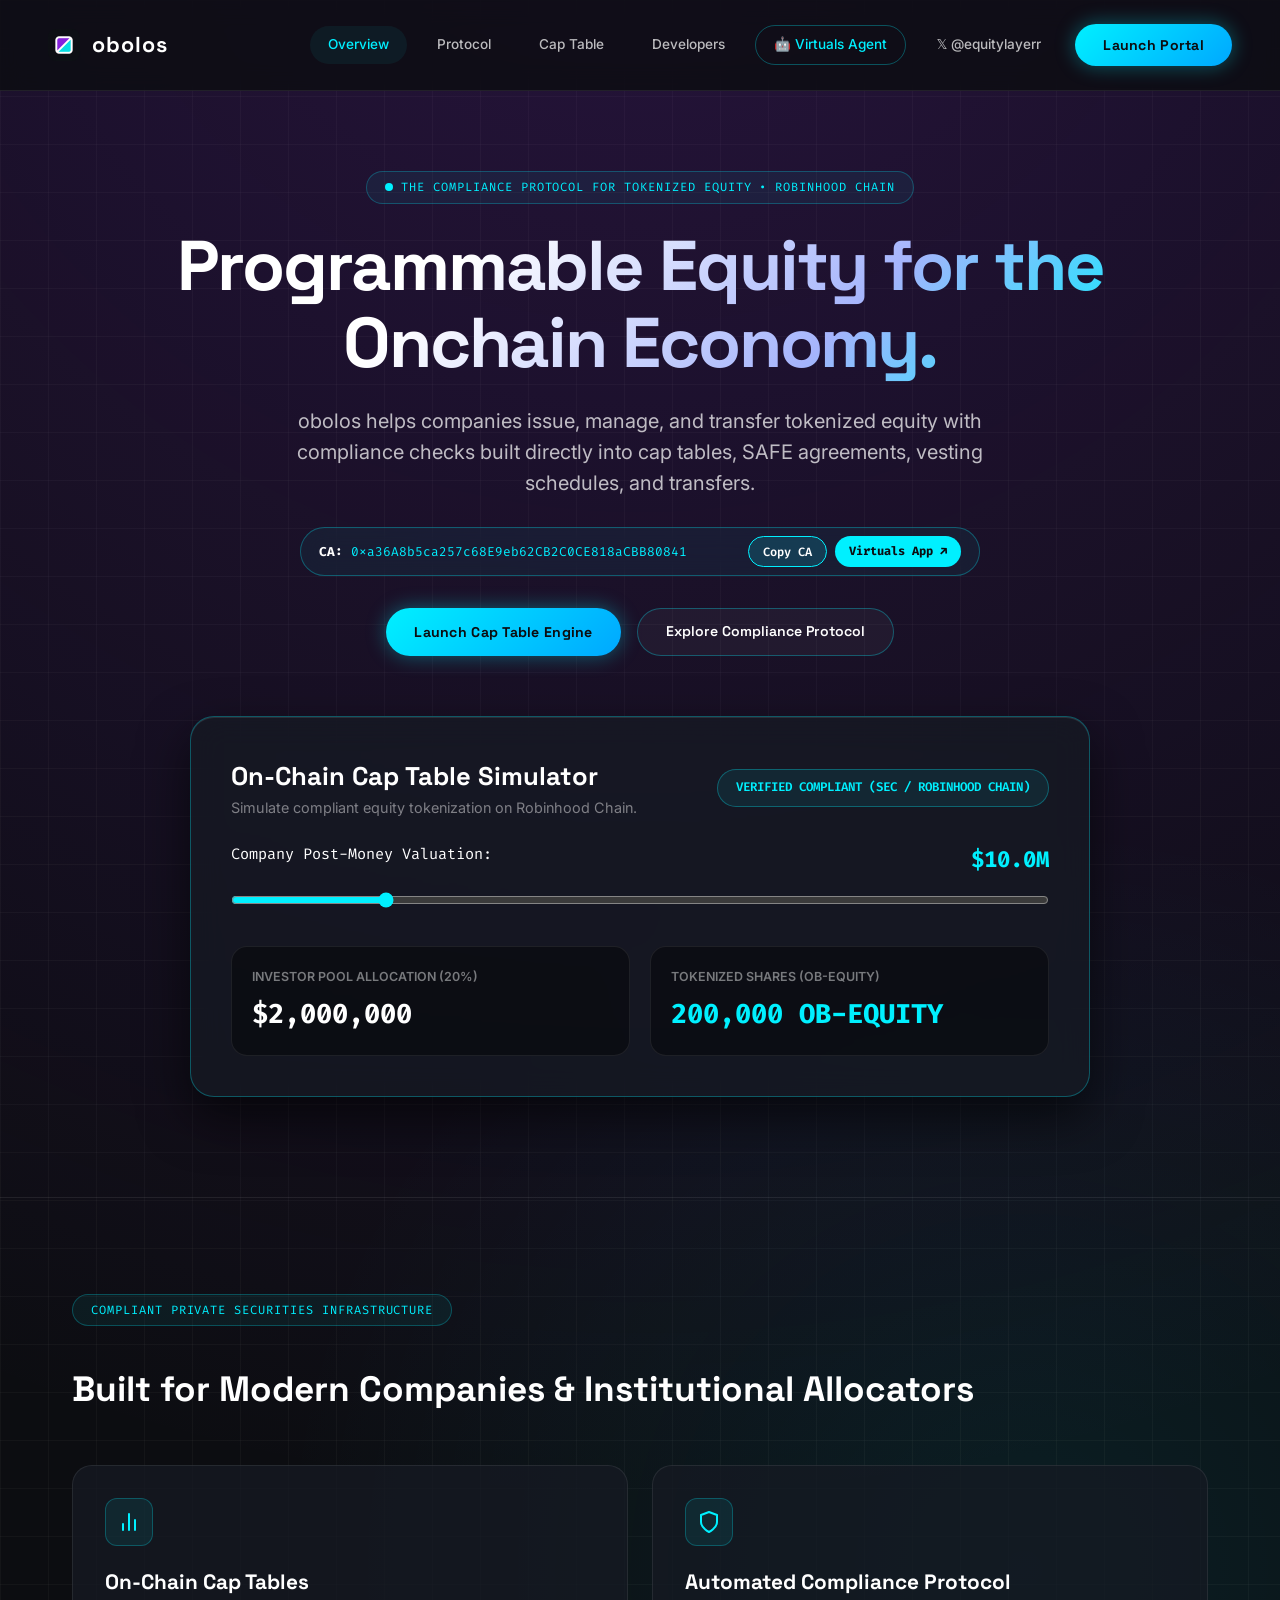
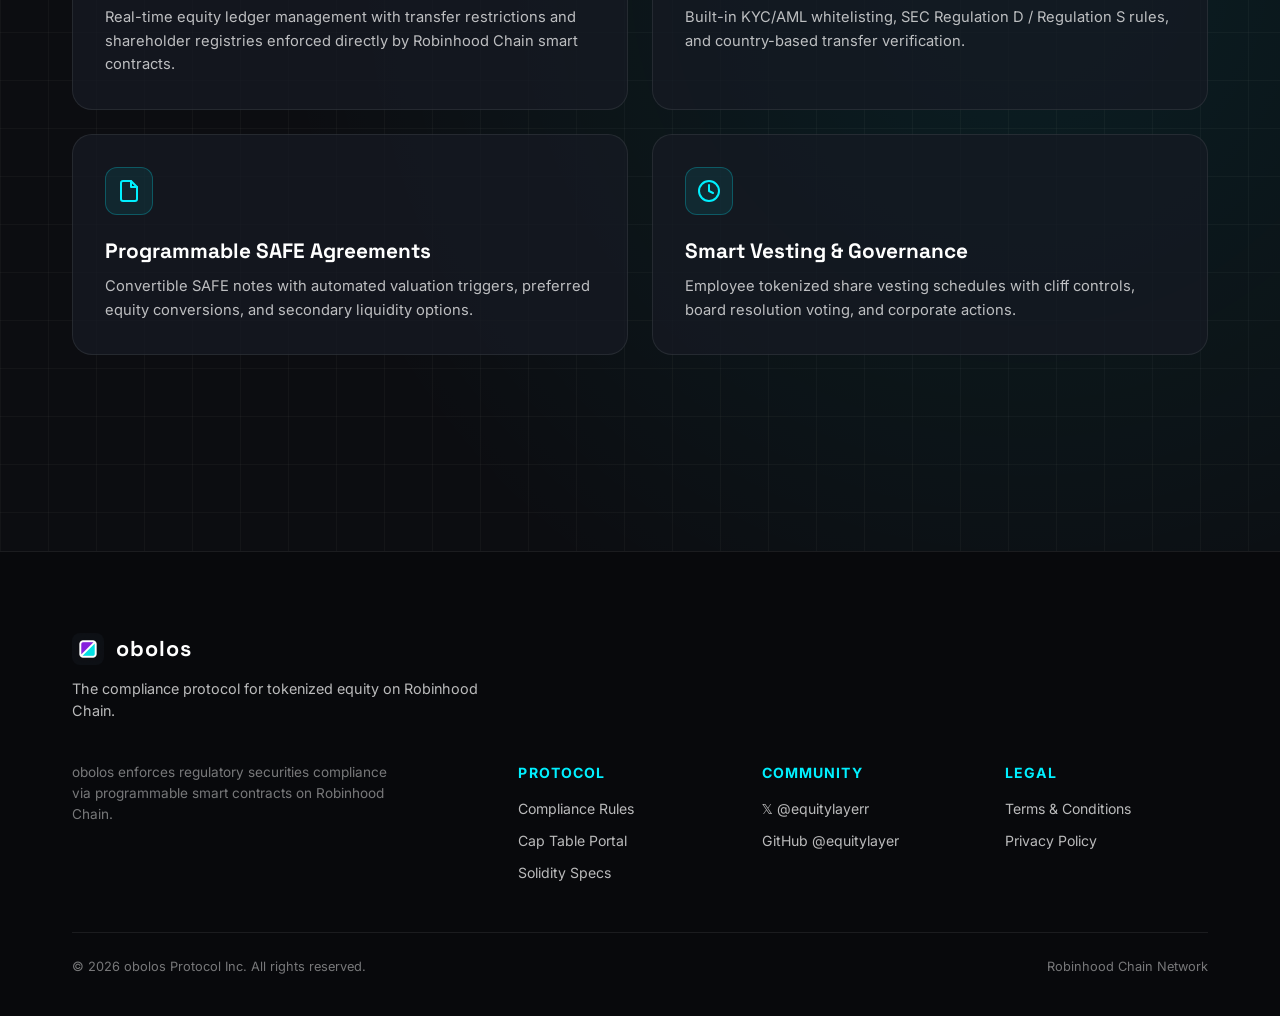
<file: index.html>
<!DOCTYPE html>
<html lang="en">
<head>
  <meta charset="utf-8" />
  <meta name="viewport" content="width=device-width, initial-scale=1" />
  <meta name="virtual-protocol-site-verification" content="43c3d40b78d0ef4c9509d71a0b428633" />
  <title>obolos | The Compliance Protocol for Tokenized Equity</title>
  <meta name="description" content="obolos helps companies issue, manage, and transfer tokenized equity with compliance checks built into cap tables, SAFE agreements, vesting, and transfers on Robinhood Chain." />
  <meta name="theme-color" content="#0c0d11" />
  <link rel="stylesheet" href="styles.css" />
  <link rel="icon" type="image/png" href="favicon.png" />
  <link rel="icon" type="image/svg+xml" href="favicon.svg" />
  <link rel="apple-touch-icon" href="apple-touch-icon.png" />
  <meta property="og:title" content="obolos | The Compliance Protocol for Tokenized Equity" />
  <meta property="og:description" content="Programmable Equity for the Onchain Economy on Robinhood Chain." />
</head>
<body>

  <!-- Top Navigation Bar -->
  <header class="navbar-obolos">
    <a href="index.html" class="brand-logo-obolos">
      <img src="logo.png" alt="obolos logo" style="width: 32px; height: 32px; border-radius: 8px; object-fit: cover;">
      obolos
    </a>

    <div class="desktop-nav-links" style="display: flex; align-items: center; gap: 16px;">
      <nav class="nav-links-obolos">
        <a href="index.html" class="nav-link-obolos active">Overview</a>
        <a href="protocol.html" class="nav-link-obolos">Protocol</a>
        <a href="cap-table.html" class="nav-link-obolos">Cap Table</a>
        <a href="developers.html" class="nav-link-obolos">Developers</a>
        <a href="https://app.virtuals.io/virtuals/125833" target="_blank" class="nav-link-obolos" style="color: var(--neon-cyan); border: 1px solid rgba(0, 240, 255, 0.3);">🤖 Virtuals Agent</a>
        <a href="https://x.com/equitylayerr" target="_blank" class="nav-link-obolos">𝕏 @equitylayerr</a>
      </nav>

      <button class="btn-obolos-cyan" onclick="launchComplianceModal()">Launch Portal</button>
    </div>

    <!-- Mobile Hamburger Button -->
    <button class="btn-hamburger-obolos" onclick="toggleMobileMenuObolos()" aria-label="Open menu">
      <div>
        <span></span>
        <span></span>
        <span></span>
      </div>
    </button>
  </header>

  <!-- Mobile Menu Drawer -->
  <div id="mobileMenuDrawerObolos" class="mobile-menu-drawer-obolos">
    <div style="display: flex; justify-content: space-between; align-items: center;">
      <a href="index.html" class="brand-logo-obolos" onclick="toggleMobileMenuObolos()">
        <img src="logo.png" alt="obolos logo" style="width: 32px; height: 32px; border-radius: 8px; object-fit: cover;">
        obolos
      </a>
      <button style="background: transparent; border: none; font-size: 2rem; color: var(--neon-cyan);" onclick="toggleMobileMenuObolos()">&times;</button>
    </div>

    <div style="display: flex; flex-direction: column; gap: 24px; font-family: var(--font-display); font-size: 1.2rem; font-weight: 600; margin-top: 40px;">
      <a href="index.html" style="color: var(--neon-cyan);" onclick="toggleMobileMenuObolos()">Overview</a>
      <a href="protocol.html" style="color: #fff;" onclick="toggleMobileMenuObolos()">Protocol</a>
      <a href="cap-table.html" style="color: #fff;" onclick="toggleMobileMenuObolos()">Cap Table</a>
      <a href="developers.html" style="color: #fff;" onclick="toggleMobileMenuObolos()">Developers</a>
      <a href="https://app.virtuals.io/virtuals/125833" target="_blank" style="color: var(--neon-cyan);" onclick="toggleMobileMenuObolos()">🤖 Virtuals Agent #125833</a>
      <a href="https://x.com/equitylayerr" target="_blank" style="color: var(--neon-cyan);" onclick="toggleMobileMenuObolos()">𝕏 @equitylayerr</a>
    </div>

    <div style="margin-top: auto;">
      <button class="btn-obolos-cyan" style="width: 100%;" onclick="toggleMobileMenuObolos(); launchComplianceModal();">Launch Portal</button>
    </div>
  </div>

  <!-- INTERACTIVE PORTAL MODAL -->
  <div id="obolosPortalModal" style="position: fixed; inset: 0; z-index: 2000; background: rgba(12, 13, 17, 0.9); backdrop-filter: blur(12px); display: none; align-items: center; justify-content: center;">
    <div style="background: var(--bg-card); border: 1px solid var(--stroke-glow); border-radius: 24px; padding: 36px; width: 100%; max-width: 480px; box-shadow: 0 20px 50px rgba(0, 240, 255, 0.2);">
      <div style="display: flex; justify-content: space-between; align-items: center; margin-bottom: 20px;">
        <h3 style="font-family: var(--font-display); font-size: 1.4rem; font-weight: 700; color: var(--neon-cyan);">Robinhood Equity Portal</h3>
        <button style="background: transparent; border: none; font-size: 1.6rem; color: var(--text-subtle);" onclick="closePortalModal()">&times;</button>
      </div>

      <p style="font-size: 0.88rem; color: var(--text-muted); margin-bottom: 24px;">Issue, manage, and verify compliance for tokenized equity on Robinhood Chain.</p>

      <div style="display: flex; flex-direction: column; gap: 12px;">
        <a href="https://app.virtuals.io/virtuals/125833" target="_blank" class="btn-obolos-cyan" style="width: 100%; text-align: center;">🤖 Launch Virtuals Agent #125833</a>
        <a href="cap-table.html" class="btn-obolos-outline" style="width: 100%; text-align: center;">📊 Open Cap Table Ledger</a>
        <a href="protocol.html" class="btn-obolos-outline" style="width: 100%; text-align: center;">🛡️ Verify Compliance Rules</a>
        <a href="developers.html" class="btn-obolos-outline" style="width: 100%; text-align: center;">⚡ Developer Solidity Specs</a>
      </div>
    </div>
  </div>

  <!-- HERO SECTION -->
  <section class="hero-obolos">
    <div class="wrap-container" style="position: relative; z-index: 10;">
      <div class="eyebrow-tag-obolos">
        <span style="width: 8px; height: 8px; border-radius: 50%; background: var(--neon-cyan);"></span>
        THE COMPLIANCE PROTOCOL FOR TOKENIZED EQUITY • ROBINHOOD CHAIN
      </div>

      <h1 class="hero-h1-obolos">Programmable Equity for the Onchain Economy.</h1>

      <p style="margin: 24px auto 0; max-width: 720px; font-size: 1.25rem; color: var(--text-muted); line-height: 1.55;">
        obolos helps companies issue, manage, and transfer tokenized equity with compliance checks built directly into cap tables, SAFE agreements, vesting schedules, and transfers.
      </p>

      <!-- CONTRACT ADDRESS (CA) COPY WIDGET -->
      <div style="margin: 28px auto 0; max-width: 680px; background: rgba(0, 240, 255, 0.05); border: 1px solid var(--stroke-glow); border-radius: 9999px; padding: 8px 18px; display: flex; align-items: center; justify-content: space-between; gap: 12px; backdrop-filter: blur(12px);">
        <div style="display: flex; align-items: center; gap: 8px; font-family: var(--font-mono); font-size: 0.8rem; color: var(--neon-cyan); overflow: hidden;">
          <span style="font-weight: 700; color: #fff; text-transform: uppercase;">CA:</span>
          <span id="obolosCaAddress" style="white-space: nowrap; overflow: hidden; text-overflow: ellipsis;">0xa36A8b5ca257c68E9eb62CB2C0CE818aCBB80841</span>
        </div>
        <div style="display: flex; gap: 8px; flex-shrink: 0;">
          <button onclick="copyCaAddress()" style="background: rgba(0, 240, 255, 0.15); border: 1px solid var(--neon-cyan); color: #fff; padding: 6px 14px; border-radius: 9999px; font-family: var(--font-mono); font-size: 0.75rem; font-weight: 600; cursor: pointer; white-space: nowrap;">Copy CA</button>
          <a href="https://app.virtuals.io/virtuals/125833" target="_blank" style="background: var(--neon-cyan); color: #0c0d11; padding: 6px 14px; border-radius: 9999px; font-family: var(--font-mono); font-size: 0.75rem; font-weight: 700; text-decoration: none; white-space: nowrap;">Virtuals App ↗</a>
        </div>
      </div>

      <div style="margin-top: 32px; display: flex; justify-content: center; gap: 16px; flex-wrap: wrap;">
        <button class="btn-obolos-cyan" onclick="launchComplianceModal()">Launch Cap Table Engine</button>
        <a href="protocol.html" class="btn-obolos-outline">Explore Compliance Protocol</a>
      </div>

      <!-- INTERACTIVE CAP TABLE ENGINE WIDGET -->
      <div class="captable-card-obolos">
        <div style="display: flex; justify-content: space-between; align-items: center; margin-bottom: 24px; flex-wrap: wrap; gap: 16px;">
          <div>
            <h3 style="font-family: var(--font-display); font-size: 1.6rem; font-weight: 700;">On-Chain Cap Table Simulator</h3>
            <p style="color: var(--text-subtle); font-size: 0.9rem;">Simulate compliant equity tokenization on Robinhood Chain.</p>
          </div>

          <div id="complianceStatusBadge" style="background: rgba(0, 240, 255, 0.08); border: 1px solid rgba(0, 240, 255, 0.3); padding: 8px 18px; border-radius: 9999px; font-family: var(--font-mono); font-size: 0.78rem; color: var(--neon-cyan); font-weight: 600;">
            VERIFIED COMPLIANT (SEC / ROBINHOOD CHAIN)
          </div>
        </div>

        <div style="margin-bottom: 32px;">
          <div style="display: flex; justify-content: space-between; font-family: var(--font-mono); font-size: 0.95rem; margin-bottom: 12px;">
            <span>Company Post-Money Valuation:</span>
            <strong id="valDisplay" style="color: var(--neon-cyan); font-size: 1.4rem;">$10.0M</strong>
          </div>
          <input type="range" id="valSlider" min="1000000" max="50000000" step="1000000" value="10000000" style="width: 100%; accent-color: var(--neon-cyan); cursor: pointer;" />
        </div>

        <div style="display: grid; grid-template-columns: repeat(2, 1fr); gap: 20px;">
          <div style="background: rgba(0,0,0,0.4); border: 1px solid var(--stroke); border-radius: 16px; padding: 20px;">
            <div style="font-size: 0.78rem; color: var(--text-subtle); text-transform: uppercase; font-weight: 600;">Investor Pool Allocation (20%)</div>
            <div id="poolDisplay" style="font-family: var(--font-mono); font-size: 1.7rem; font-weight: 700; color: var(--text-white); margin-top: 6px;">$2,000,000</div>
          </div>

          <div style="background: rgba(0,0,0,0.4); border: 1px solid var(--stroke); border-radius: 16px; padding: 20px;">
            <div style="font-size: 0.78rem; color: var(--text-subtle); text-transform: uppercase; font-weight: 600;">Tokenized Shares (OB-EQUITY)</div>
            <div id="tokenSharesDisplay" style="font-family: var(--font-mono); font-size: 1.7rem; font-weight: 700; color: var(--neon-cyan); margin-top: 6px;">200,000 OB-EQUITY</div>
          </div>
        </div>
      </div>
    </div>
  </section>

  <!-- PROTOCOL FEATURES SECTION -->
  <section style="padding: 96px 0; border-top: 1px solid var(--stroke);">
    <div class="wrap-container">
      <div class="eyebrow-tag-obolos">COMPLIANT PRIVATE SECURITIES INFRASTRUCTURE</div>
      <h2 style="font-family: var(--font-display); font-size: 2.2rem; font-weight: 700; margin-top: 12px;">
        Built for Modern Companies & Institutional Allocators
      </h2>

      <div class="feature-grid-obolos">
        <div class="feature-card-item">
          <div style="width: 48px; height: 48px; border-radius: 12px; background: rgba(0, 240, 255, 0.08); border: 1px solid rgba(0, 240, 255, 0.25); display: flex; align-items: center; justify-content: center; margin-bottom: 20px;">
            <svg width="24" height="24" viewBox="0 0 24 24" fill="none" xmlns="http://www.w3.org/2000/svg">
              <path d="M18 20V10M12 20V4M6 20V14" stroke="#00f0ff" stroke-width="2" stroke-linecap="round" stroke-linejoin="round"/>
            </svg>
          </div>
          <h3 style="font-family: var(--font-display); font-size: 1.3rem; font-weight: 700; margin-bottom: 8px;">On-Chain Cap Tables</h3>
          <p style="color: var(--text-muted); font-size: 0.92rem; line-height: 1.6;">
            Real-time equity ledger management with transfer restrictions and shareholder registries enforced directly by Robinhood Chain smart contracts.
          </p>
        </div>

        <div class="feature-card-item">
          <div style="width: 48px; height: 48px; border-radius: 12px; background: rgba(0, 240, 255, 0.08); border: 1px solid rgba(0, 240, 255, 0.25); display: flex; align-items: center; justify-content: center; margin-bottom: 20px;">
            <svg width="24" height="24" viewBox="0 0 24 24" fill="none" xmlns="http://www.w3.org/2000/svg">
              <path d="M12 22s8-4 8-10V5l-8-3-8 3v7c0 6 8 10 8 10z" stroke="#00f0ff" stroke-width="2" stroke-linecap="round" stroke-linejoin="round"/>
            </svg>
          </div>
          <h3 style="font-family: var(--font-display); font-size: 1.3rem; font-weight: 700; margin-bottom: 8px;">Automated Compliance Protocol</h3>
          <p style="color: var(--text-muted); font-size: 0.92rem; line-height: 1.6;">
            Built-in KYC/AML whitelisting, SEC Regulation D / Regulation S rules, and country-based transfer verification.
          </p>
        </div>

        <div class="feature-card-item">
          <div style="width: 48px; height: 48px; border-radius: 12px; background: rgba(0, 240, 255, 0.08); border: 1px solid rgba(0, 240, 255, 0.25); display: flex; align-items: center; justify-content: center; margin-bottom: 20px;">
            <svg width="24" height="24" viewBox="0 0 24 24" fill="none" xmlns="http://www.w3.org/2000/svg">
              <path d="M14 2H6a2 2 0 0 0-2 2v16a2 2 0 0 0 2 2h12a2 2 0 0 0 2-2V8z" stroke="#00f0ff" stroke-width="2" stroke-linecap="round" stroke-linejoin="round"/>
              <polyline points="14 2 14 8 20 8" stroke="#00f0ff" stroke-width="2" stroke-linecap="round" stroke-linejoin="round"/>
            </svg>
          </div>
          <h3 style="font-family: var(--font-display); font-size: 1.3rem; font-weight: 700; margin-bottom: 8px;">Programmable SAFE Agreements</h3>
          <p style="color: var(--text-muted); font-size: 0.92rem; line-height: 1.6;">
            Convertible SAFE notes with automated valuation triggers, preferred equity conversions, and secondary liquidity options.
          </p>
        </div>

        <div class="feature-card-item">
          <div style="width: 48px; height: 48px; border-radius: 12px; background: rgba(0, 240, 255, 0.08); border: 1px solid rgba(0, 240, 255, 0.25); display: flex; align-items: center; justify-content: center; margin-bottom: 20px;">
            <svg width="24" height="24" viewBox="0 0 24 24" fill="none" xmlns="http://www.w3.org/2000/svg">
              <circle cx="12" cy="12" r="10" stroke="#00f0ff" stroke-width="2"/>
              <polyline points="12 6 12 12 16 14" stroke="#00f0ff" stroke-width="2" stroke-linecap="round" stroke-linejoin="round"/>
            </svg>
          </div>
          <h3 style="font-family: var(--font-display); font-size: 1.3rem; font-weight: 700; margin-bottom: 8px;">Smart Vesting & Governance</h3>
          <p style="color: var(--text-muted); font-size: 0.92rem; line-height: 1.6;">
            Employee tokenized share vesting schedules with cliff controls, board resolution voting, and corporate actions.
          </p>
        </div>
      </div>
    </div>
  </section>

  <!-- FOOTER -->
  <footer class="footer-obolos">
    <div class="wrap-container">
      <div class="brand-logo-obolos" style="margin-bottom: 12px;">
        <img src="logo.png" alt="obolos logo" style="width: 32px; height: 32px; border-radius: 8px; object-fit: cover;">
        obolos
      </div>
      <p style="color: var(--text-muted); max-width: 440px; font-size: 0.9rem;">
        The compliance protocol for tokenized equity on Robinhood Chain.
      </p>

      <div class="footer-nav-grid" style="margin-top: 40px;">
        <div>
          <p style="font-size: 0.85rem; color: var(--text-subtle); max-width: 320px;">
            obolos enforces regulatory securities compliance via programmable smart contracts on Robinhood Chain.
          </p>
        </div>

        <div>
          <h4 style="font-size: 0.88rem; font-weight: 700; margin-bottom: 14px; text-transform: uppercase; letter-spacing: 0.08em; color: var(--neon-cyan);">Protocol</h4>
          <div style="display: flex; flex-direction: column; gap: 10px; font-size: 0.88rem; color: var(--text-muted);">
            <a href="protocol.html">Compliance Rules</a>
            <a href="cap-table.html">Cap Table Portal</a>
            <a href="developers.html">Solidity Specs</a>
          </div>
        </div>

        <div>
          <h4 style="font-size: 0.88rem; font-weight: 700; margin-bottom: 14px; text-transform: uppercase; letter-spacing: 0.08em; color: var(--neon-cyan);">Community</h4>
          <div style="display: flex; flex-direction: column; gap: 10px; font-size: 0.88rem; color: var(--text-muted);">
            <a href="https://x.com/equitylayerr" target="_blank">𝕏 @equitylayerr</a>
            <a href="https://github.com/equitylayer" target="_blank">GitHub @equitylayer</a>
          </div>
        </div>

        <div>
          <h4 style="font-size: 0.88rem; font-weight: 700; margin-bottom: 14px; text-transform: uppercase; letter-spacing: 0.08em; color: var(--neon-cyan);">Legal</h4>
          <div style="display: flex; flex-direction: column; gap: 10px; font-size: 0.88rem; color: var(--text-muted);">
            <a href="#">Terms & Conditions</a>
            <a href="#">Privacy Policy</a>
          </div>
        </div>
      </div>

      <div style="padding-top: 24px; border-top: 1px solid var(--stroke); display: flex; justify-content: space-between; font-size: 0.8rem; color: var(--text-subtle);">
        <span>&copy; 2026 obolos Protocol Inc. All rights reserved.</span>
        <span>Robinhood Chain Network</span>
      </div>
    </div>
  </footer>

  <script src="app.js"></script>
</body>
</html>
</file>
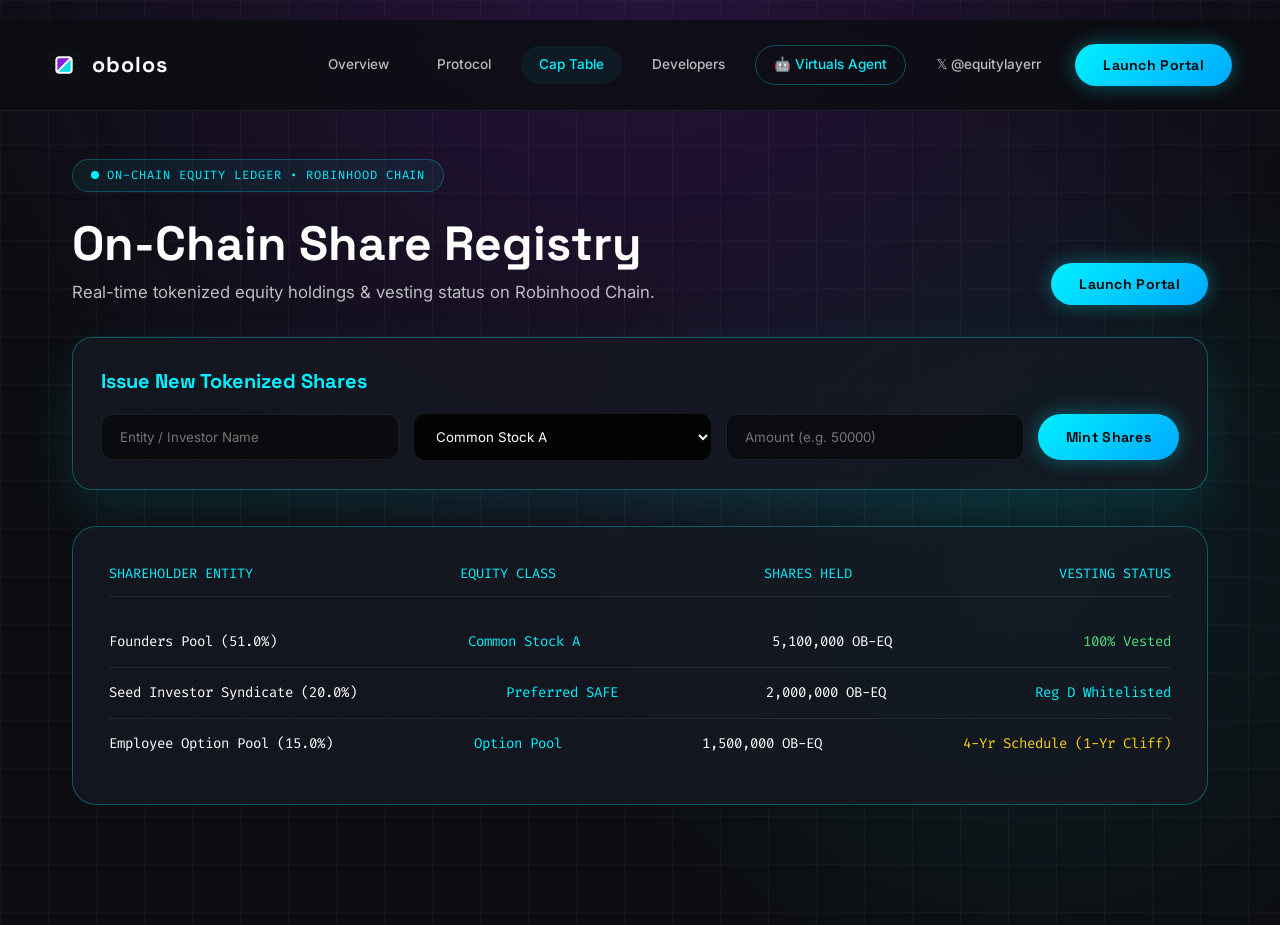
<file: cap-table.html>
<!DOCTYPE html>
<html lang="en">
<head>
  <meta charset="utf-8" />
  <meta name="viewport" content="width=device-width, initial-scale=1" />
  <meta name="virtual-protocol-site-verification" content="43c3d40b78d0ef4c9509d71a0b428633" />
  <title>On-Chain Cap Table Portal | obolos</title>
  <meta name="description" content="Manage tokenized share registries, SAFE agreements, and shareholder allocations on Robinhood Chain." />
  <link rel="icon" type="image/png" href="favicon.png" />
  <link rel="icon" type="image/svg+xml" href="favicon.svg" />
  <link rel="apple-touch-icon" href="apple-touch-icon.png" />
  <link rel="stylesheet" href="styles.css" />
</head>
<body style="padding-top: 20px;">

  <!-- Top Navigation Bar -->
  <header class="navbar-obolos">
    <a href="index.html" class="brand-logo-obolos">
      <img src="logo.png" alt="obolos logo" style="width: 32px; height: 32px; border-radius: 8px; object-fit: cover;">
      obolos
    </a>

    <div class="desktop-nav-links" style="display: flex; align-items: center; gap: 16px;">
      <nav class="nav-links-obolos">
        <a href="index.html" class="nav-link-obolos">Overview</a>
        <a href="protocol.html" class="nav-link-obolos">Protocol</a>
        <a href="cap-table.html" class="nav-link-obolos active">Cap Table</a>
        <a href="developers.html" class="nav-link-obolos">Developers</a>
        <a href="https://app.virtuals.io/virtuals/125833" target="_blank" class="nav-link-obolos" style="color: var(--neon-cyan); border: 1px solid rgba(0, 240, 255, 0.3);">🤖 Virtuals Agent</a>
        <a href="https://x.com/equitylayerr" target="_blank" class="nav-link-obolos">𝕏 @equitylayerr</a>
      </nav>

      <button class="btn-obolos-cyan" onclick="launchComplianceModal()">Launch Portal</button>
    </div>

    <button class="btn-hamburger-obolos" onclick="toggleMobileMenuObolos()" aria-label="Open menu">
      <div>
        <span></span>
        <span></span>
        <span></span>
      </div>
    </button>
  </header>

  <!-- Mobile Menu Drawer -->
  <div id="mobileMenuDrawerObolos" class="mobile-menu-drawer-obolos">
    <div style="display: flex; justify-content: space-between; align-items: center;">
      <a href="index.html" class="brand-logo-obolos" onclick="toggleMobileMenuObolos()">
        <img src="logo.png" alt="obolos logo" style="width: 32px; height: 32px; border-radius: 50%; object-fit: cover;">
        obolos
      </a>
      <button style="background: transparent; border: none; font-size: 2rem; color: var(--neon-cyan);" onclick="toggleMobileMenuObolos()">&times;</button>
    </div>

    <div style="display: flex; flex-direction: column; gap: 24px; font-family: var(--font-display); font-size: 1.2rem; font-weight: 600; margin-top: 40px;">
      <a href="index.html" style="color: #fff;" onclick="toggleMobileMenuObolos()">Overview</a>
      <a href="protocol.html" style="color: #fff;" onclick="toggleMobileMenuObolos()">Protocol</a>
      <a href="cap-table.html" style="color: var(--neon-cyan);" onclick="toggleMobileMenuObolos()">Cap Table</a>
      <a href="developers.html" style="color: #fff;" onclick="toggleMobileMenuObolos()">Developers</a>
      <a href="https://x.com/equitylayerr" target="_blank" style="color: var(--neon-cyan);" onclick="toggleMobileMenuObolos()">𝕏 @equitylayerr</a>
    </div>

    <div style="margin-top: auto;">
      <button class="btn-obolos-cyan" style="width: 100%;" onclick="toggleMobileMenuObolos(); launchComplianceModal();">Launch Portal</button>
    </div>
  </div>

  <div class="wrap-container" style="padding-top: 48px; padding-bottom: 120px;">
    <div class="eyebrow-tag-obolos">
      <span style="width: 8px; height: 8px; border-radius: 50%; background: var(--neon-cyan);"></span>
      ON-CHAIN EQUITY LEDGER • ROBINHOOD CHAIN
    </div>

    <div style="display: flex; justify-content: space-between; align-items: flex-end; margin-bottom: 32px; flex-wrap: wrap; gap: 16px;">
      <div>
        <h1 style="font-family: var(--font-display); font-size: clamp(32px, 4vw, 48px); font-weight: 700; line-height: 1.15;">
          On-Chain Share Registry
        </h1>
        <p style="color: var(--text-muted); font-size: 1.05rem; margin-top: 8px;">
          Real-time tokenized equity holdings & vesting status on Robinhood Chain.
        </p>
      </div>

      <button class="btn-obolos-cyan" onclick="launchComplianceModal()">Launch Portal</button>
    </div>

    <!-- Add Shareholder Interactive Form -->
    <div style="background: var(--bg-card); border: 1px solid var(--stroke-glow); border-radius: 20px; padding: 28px; margin-bottom: 36px; box-shadow: 0 20px 50px rgba(0,240,255,0.12);">
      <h3 style="font-family: var(--font-display); font-size: 1.25rem; font-weight: 700; color: var(--neon-cyan); margin-bottom: 16px;">Issue New Tokenized Shares</h3>
      <div style="display: grid; grid-template-columns: repeat(3, 1fr) auto; gap: 14px; align-items: center;">
        <input type="text" id="newShareholderName" placeholder="Entity / Investor Name" style="padding: 14px 18px; border-radius: 12px; border: 1px solid var(--stroke); background: rgba(0,0,0,0.5); color: #fff; font-family: var(--font-sans);" />
        <select id="newShareClass" style="padding: 14px 18px; border-radius: 12px; border: 1px solid var(--stroke); background: rgba(0,0,0,0.8); color: #fff; font-family: var(--font-sans);">
          <option>Common Stock A</option>
          <option>Preferred SAFE</option>
          <option>Option Pool</option>
        </select>
        <input type="number" id="newShareAmount" placeholder="Amount (e.g. 50000)" style="padding: 14px 18px; border-radius: 12px; border: 1px solid var(--stroke); background: rgba(0,0,0,0.5); color: #fff; font-family: var(--font-sans);" />
        <button class="btn-obolos-cyan" style="padding: 14px 28px;" onclick="addNewShareholder()">Mint Shares</button>
      </div>
    </div>

    <div style="background: var(--bg-card); border: 1px solid var(--stroke-glow); border-radius: 24px; padding: 36px; overflow-x: auto;">
      <div style="min-width: 540px;">
        <div style="display: flex; justify-content: space-between; margin-bottom: 20px; border-bottom: 1px solid var(--stroke); padding-bottom: 12px; color: var(--neon-cyan); font-family: var(--font-mono); font-size: 0.85rem;">
          <span>SHAREHOLDER ENTITY</span>
          <span>EQUITY CLASS</span>
          <span>SHARES HELD</span>
          <span>VESTING STATUS</span>
        </div>

        <div id="shareholderRegistryList">
          <div style="display: flex; justify-content: space-between; padding: 14px 0; border-bottom: 1px solid var(--stroke); color: var(--text-white); font-family: var(--font-mono); font-size: 0.88rem;">
            <span>Founders Pool (51.0%)</span>
            <span style="color: var(--neon-cyan);">Common Stock A</span>
            <span>5,100,000 OB-EQ</span>
            <span style="color: #4ade80;">100% Vested</span>
          </div>

          <div style="display: flex; justify-content: space-between; padding: 14px 0; border-bottom: 1px solid var(--stroke); color: var(--text-white); font-family: var(--font-mono); font-size: 0.88rem;">
            <span>Seed Investor Syndicate (20.0%)</span>
            <span style="color: var(--neon-cyan);">Preferred SAFE</span>
            <span>2,000,000 OB-EQ</span>
            <span style="color: #00f0ff;">Reg D Whitelisted</span>
          </div>

          <div style="display: flex; justify-content: space-between; padding: 14px 0; color: var(--text-white); font-family: var(--font-mono); font-size: 0.88rem;">
            <span>Employee Option Pool (15.0%)</span>
            <span style="color: var(--neon-cyan);">Option Pool</span>
            <span>1,500,000 OB-EQ</span>
            <span style="color: #facc15;">4-Yr Schedule (1-Yr Cliff)</span>
          </div>
        </div>
      </div>
    </div>
  </div>

  <script src="app.js"></script>
</body>
</html>
</file>
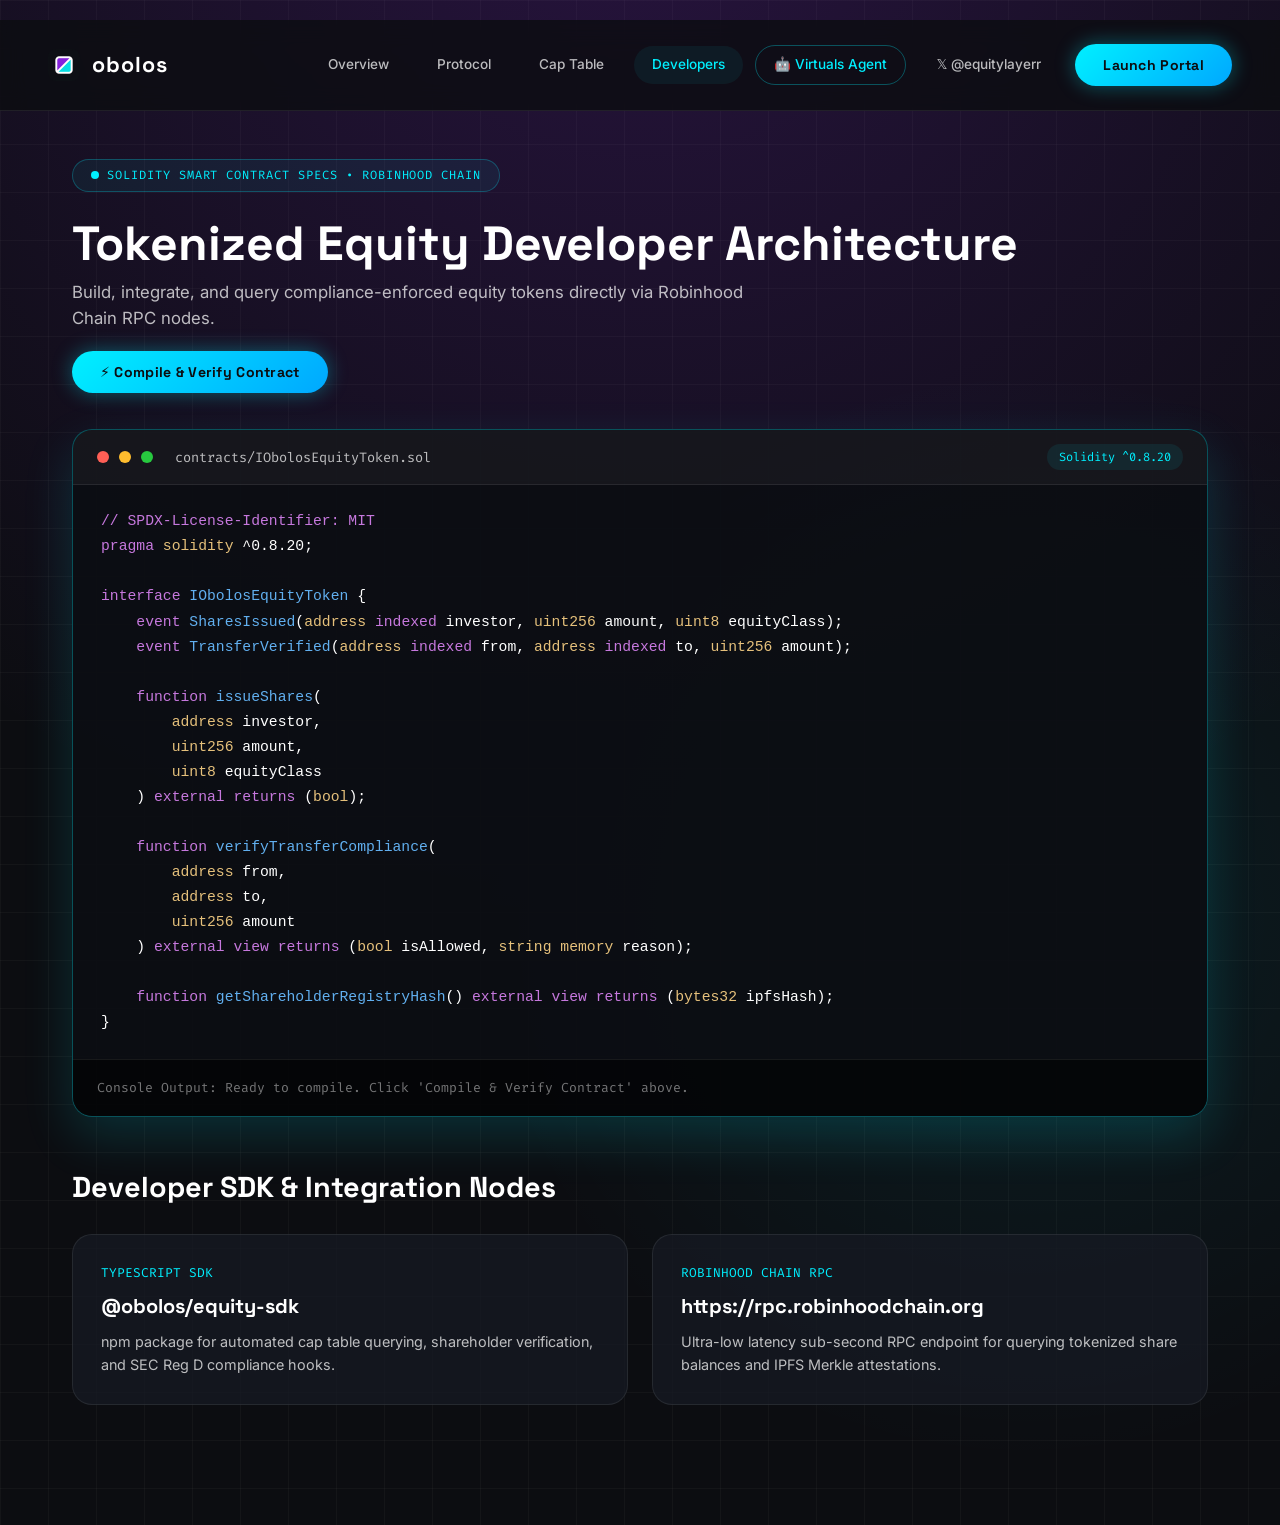
<file: developers.html>
<!DOCTYPE html>
<html lang="en">
<head>
  <meta charset="utf-8" />
  <meta name="viewport" content="width=device-width, initial-scale=1" />
  <meta name="virtual-protocol-site-verification" content="43c3d40b78d0ef4c9509d71a0b428633" />
  <title>Developers & Solidity Interfaces | obolos</title>
  <meta name="description" content="Technical smart contract specs and Solidity interfaces for obolos tokenized equity protocol on Robinhood Chain." />
  <link rel="icon" type="image/png" href="favicon.png" />
  <link rel="icon" type="image/svg+xml" href="favicon.svg" />
  <link rel="apple-touch-icon" href="apple-touch-icon.png" />
  <link rel="stylesheet" href="styles.css" />
</head>
<body style="padding-top: 20px;">

  <!-- Top Navigation Bar -->
  <header class="navbar-obolos">
    <a href="index.html" class="brand-logo-obolos">
      <img src="logo.png" alt="obolos logo" style="width: 32px; height: 32px; border-radius: 8px; object-fit: cover;">
      obolos
    </a>

    <div class="desktop-nav-links" style="display: flex; align-items: center; gap: 16px;">
      <nav class="nav-links-obolos">
        <a href="index.html" class="nav-link-obolos">Overview</a>
        <a href="protocol.html" class="nav-link-obolos">Protocol</a>
        <a href="cap-table.html" class="nav-link-obolos">Cap Table</a>
        <a href="developers.html" class="nav-link-obolos active">Developers</a>
        <a href="https://app.virtuals.io/virtuals/125833" target="_blank" class="nav-link-obolos" style="color: var(--neon-cyan); border: 1px solid rgba(0, 240, 255, 0.3);">🤖 Virtuals Agent</a>
        <a href="https://x.com/equitylayerr" target="_blank" class="nav-link-obolos">𝕏 @equitylayerr</a>
      </nav>

      <button class="btn-obolos-cyan" onclick="launchComplianceModal()">Launch Portal</button>
    </div>

    <button class="btn-hamburger-obolos" onclick="toggleMobileMenuObolos()" aria-label="Open menu">
      <div>
        <span></span>
        <span></span>
        <span></span>
      </div>
    </button>
  </header>

  <!-- Mobile Menu Drawer -->
  <div id="mobileMenuDrawerObolos" class="mobile-menu-drawer-obolos">
    <div style="display: flex; justify-content: space-between; align-items: center;">
      <a href="index.html" class="brand-logo-obolos" onclick="toggleMobileMenuObolos()">
        <img src="logo.png" alt="obolos logo" style="width: 32px; height: 32px; border-radius: 50%; object-fit: cover;">
        obolos
      </a>
      <button style="background: transparent; border: none; font-size: 2rem; color: var(--neon-cyan);" onclick="toggleMobileMenuObolos()">&times;</button>
    </div>

    <div style="display: flex; flex-direction: column; gap: 24px; font-family: var(--font-display); font-size: 1.2rem; font-weight: 600; margin-top: 40px;">
      <a href="index.html" style="color: #fff;" onclick="toggleMobileMenuObolos()">Overview</a>
      <a href="protocol.html" style="color: #fff;" onclick="toggleMobileMenuObolos()">Protocol</a>
      <a href="cap-table.html" style="color: #fff;" onclick="toggleMobileMenuObolos()">Cap Table</a>
      <a href="developers.html" style="color: var(--neon-cyan);" onclick="toggleMobileMenuObolos()">Developers</a>
      <a href="https://x.com/equitylayerr" target="_blank" style="color: var(--neon-cyan);" onclick="toggleMobileMenuObolos()">𝕏 @equitylayerr</a>
    </div>

    <div style="margin-top: auto;">
      <button class="btn-obolos-cyan" style="width: 100%;" onclick="toggleMobileMenuObolos(); launchComplianceModal();">Launch Portal</button>
    </div>
  </div>

  <div class="wrap-container" style="padding-top: 48px; padding-bottom: 120px;">
    <div class="eyebrow-tag-obolos">
      <span style="width: 8px; height: 8px; border-radius: 50%; background: var(--neon-cyan);"></span>
      SOLIDITY SMART CONTRACT SPECS • ROBINHOOD CHAIN
    </div>

    <div style="display: flex; justify-content: space-between; align-items: flex-end; margin-bottom: 36px; flex-wrap: wrap; gap: 20px;">
      <div>
        <h1 style="font-family: var(--font-display); font-size: clamp(32px, 4vw, 48px); font-weight: 700; line-height: 1.15;">
          Tokenized Equity Developer Architecture
        </h1>
        <p style="color: var(--text-muted); font-size: 1.05rem; margin-top: 8px; max-width: 680px;">
          Build, integrate, and query compliance-enforced equity tokens directly via Robinhood Chain RPC nodes.
        </p>
      </div>

      <div style="display: flex; gap: 12px;">
        <button class="btn-obolos-cyan" onclick="runSoliditySim()">⚡ Compile & Verify Contract</button>
      </div>
    </div>

    <!-- MAIN IDE TERMINAL WIDGET WITH SYNTAX HIGHLIGHTING -->
    <div style="background: rgba(12, 14, 20, 0.95); border: 1px solid var(--stroke-glow); border-radius: 20px; box-shadow: 0 20px 50px rgba(0, 240, 255, 0.15); overflow: hidden; margin-bottom: 48px;">
      <!-- Code Header Bar -->
      <div style="background: rgba(255, 255, 255, 0.04); padding: 14px 24px; border-bottom: 1px solid var(--stroke); display: flex; justify-content: space-between; align-items: center;">
        <div style="display: flex; align-items: center; gap: 10px;">
          <span style="width: 12px; height: 12px; border-radius: 50%; background: #ff5f56; display: inline-block;"></span>
          <span style="width: 12px; height: 12px; border-radius: 50%; background: #ffbd2e; display: inline-block;"></span>
          <span style="width: 12px; height: 12px; border-radius: 50%; background: #27c93f; display: inline-block;"></span>
          <span style="font-family: var(--font-mono); font-size: 0.85rem; color: var(--text-muted); margin-left: 12px;">contracts/IObolosEquityToken.sol</span>
        </div>

        <div style="font-family: var(--font-mono); font-size: 0.75rem; color: var(--neon-cyan); background: rgba(0,240,255,0.08); padding: 4px 12px; border-radius: 9999px;">
          Solidity ^0.8.20
        </div>
      </div>

      <!-- Code Body -->
      <div style="padding: 24px 28px; font-family: var(--font-mono); font-size: 0.92rem; line-height: 1.7; overflow-x: auto;">
<pre style="white-space: pre-wrap; word-break: break-word;"><span style="color: #c678dd;">// SPDX-License-Identifier: MIT</span>
<span style="color: #c678dd;">pragma</span> <span style="color: #e5c07b;">solidity</span> ^0.8.20;

<span style="color: #c678dd;">interface</span> <span style="color: #61afef;">IObolosEquityToken</span> {
    <span style="color: #c678dd;">event</span> <span style="color: #61afef;">SharesIssued</span>(<span style="color: #e5c07b;">address</span> <span style="color: #c678dd;">indexed</span> investor, <span style="color: #e5c07b;">uint256</span> amount, <span style="color: #e5c07b;">uint8</span> equityClass);
    <span style="color: #c678dd;">event</span> <span style="color: #61afef;">TransferVerified</span>(<span style="color: #e5c07b;">address</span> <span style="color: #c678dd;">indexed</span> from, <span style="color: #e5c07b;">address</span> <span style="color: #c678dd;">indexed</span> to, <span style="color: #e5c07b;">uint256</span> amount);

    <span style="color: #c678dd;">function</span> <span style="color: #61afef;">issueShares</span>(
        <span style="color: #e5c07b;">address</span> investor,
        <span style="color: #e5c07b;">uint256</span> amount,
        <span style="color: #e5c07b;">uint8</span> equityClass
    ) <span style="color: #c678dd;">external</span> <span style="color: #c678dd;">returns</span> (<span style="color: #e5c07b;">bool</span>);

    <span style="color: #c678dd;">function</span> <span style="color: #61afef;">verifyTransferCompliance</span>(
        <span style="color: #e5c07b;">address</span> from,
        <span style="color: #e5c07b;">address</span> to,
        <span style="color: #e5c07b;">uint256</span> amount
    ) <span style="color: #c678dd;">external view returns</span> (<span style="color: #e5c07b;">bool</span> isAllowed, <span style="color: #e5c07b;">string memory</span> reason);

    <span style="color: #c678dd;">function</span> <span style="color: #61afef;">getShareholderRegistryHash</span>() <span style="color: #c678dd;">external view returns</span> (<span style="color: #e5c07b;">bytes32</span> ipfsHash);
}</pre>
      </div>

      <!-- Output Terminal Console -->
      <div id="solidityOutputBox" style="background: rgba(0,0,0,0.6); padding: 18px 24px; border-top: 1px solid var(--stroke);">
        <div style="font-family: var(--font-mono); font-size: 0.82rem; color: var(--text-subtle);">
          Console Output: Ready to compile. Click 'Compile & Verify Contract' above.
        </div>
      </div>
    </div>

    <!-- API GRID REFERENCE -->
    <h2 style="font-family: var(--font-display); font-size: 1.8rem; font-weight: 700; margin-bottom: 24px;">Developer SDK & Integration Nodes</h2>

    <div style="display: grid; grid-template-columns: repeat(2, 1fr); gap: 24px;">
      <div style="background: var(--bg-card); border: 1px solid var(--stroke); border-radius: 20px; padding: 28px;">
        <div style="font-family: var(--font-mono); font-size: 0.8rem; color: var(--neon-cyan); margin-bottom: 8px;">TYPESCRIPT SDK</div>
        <h3 style="font-family: var(--font-display); font-size: 1.25rem; font-weight: 700; margin-bottom: 8px;">@obolos/equity-sdk</h3>
        <p style="color: var(--text-muted); font-size: 0.9rem; line-height: 1.6;">
          npm package for automated cap table querying, shareholder verification, and SEC Reg D compliance hooks.
        </p>
      </div>

      <div style="background: var(--bg-card); border: 1px solid var(--stroke); border-radius: 20px; padding: 28px;">
        <div style="font-family: var(--font-mono); font-size: 0.8rem; color: var(--neon-cyan); margin-bottom: 8px;">ROBINHOOD CHAIN RPC</div>
        <h3 style="font-family: var(--font-display); font-size: 1.25rem; font-weight: 700; margin-bottom: 8px;">https://rpc.robinhoodchain.org</h3>
        <p style="color: var(--text-muted); font-size: 0.9rem; line-height: 1.6;">
          Ultra-low latency sub-second RPC endpoint for querying tokenized share balances and IPFS Merkle attestations.
        </p>
      </div>
    </div>
  </div>

  <script src="app.js"></script>
</body>
</html>
</file>
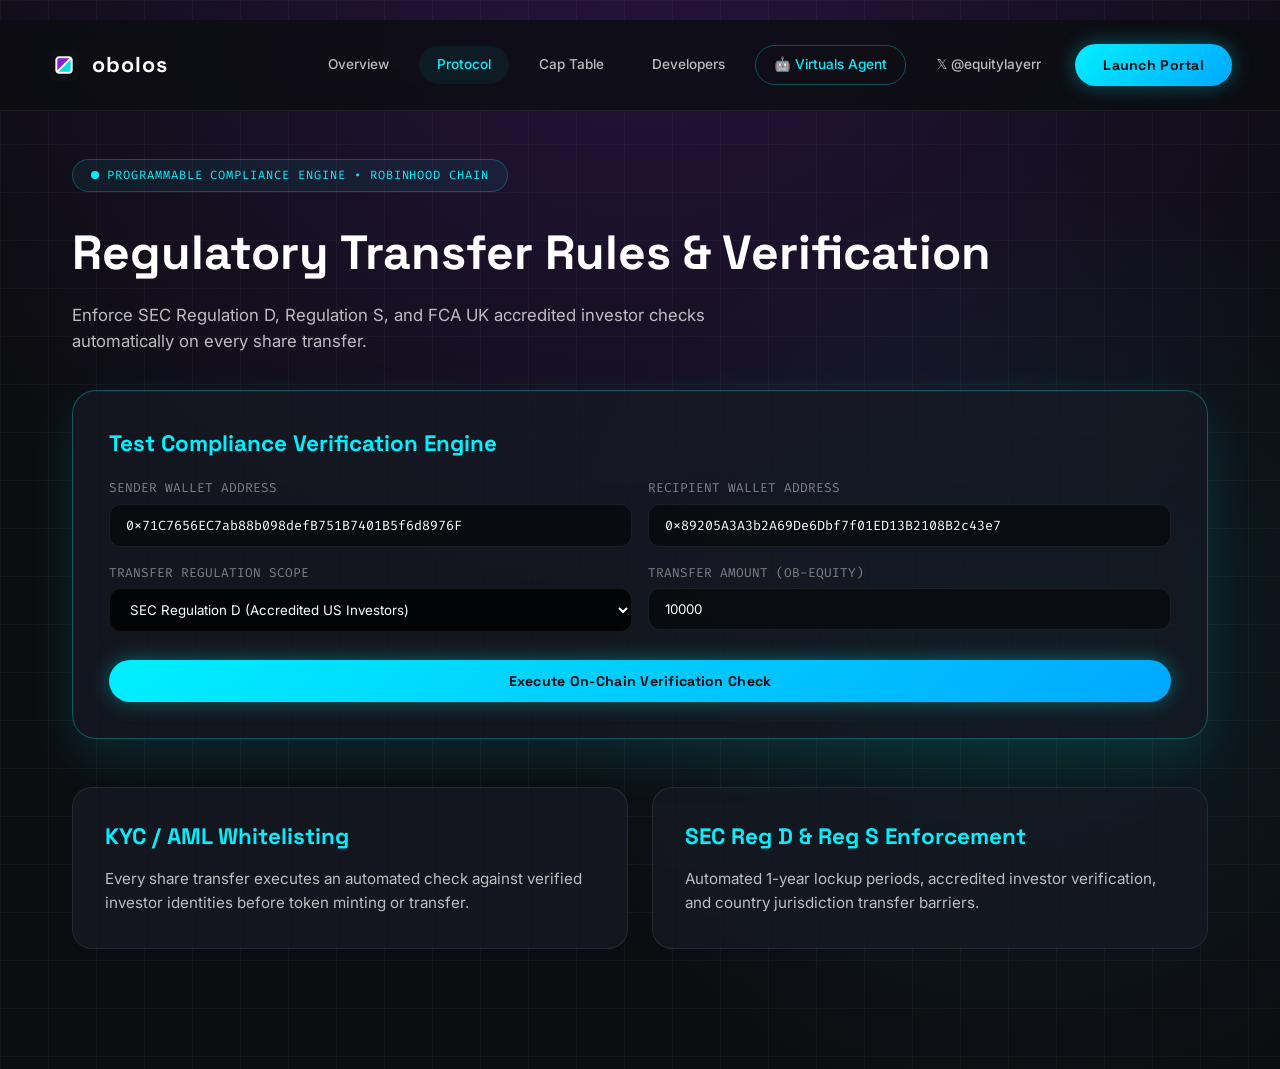
<file: protocol.html>
<!DOCTYPE html>
<html lang="en">
<head>
  <meta charset="utf-8" />
  <meta name="viewport" content="width=device-width, initial-scale=1" />
  <meta name="virtual-protocol-site-verification" content="43c3d40b78d0ef4c9509d71a0b428633" />
  <title>Compliance Protocol Architecture | obolos</title>
  <meta name="description" content="Programmable compliance checks for tokenized equity, SEC Reg D/S transfer rules, and KYC/AML whitelisting on Robinhood Chain." />
  <link rel="icon" type="image/png" href="favicon.png" />
  <link rel="icon" type="image/svg+xml" href="favicon.svg" />
  <link rel="apple-touch-icon" href="apple-touch-icon.png" />
  <link rel="stylesheet" href="styles.css" />
</head>
<body style="padding-top: 20px;">

  <!-- Top Navigation Bar -->
  <header class="navbar-obolos">
    <a href="index.html" class="brand-logo-obolos">
      <img src="logo.png" alt="obolos logo" style="width: 32px; height: 32px; border-radius: 8px; object-fit: cover;">
      obolos
    </a>

    <div class="desktop-nav-links" style="display: flex; align-items: center; gap: 16px;">
      <nav class="nav-links-obolos">
        <a href="index.html" class="nav-link-obolos">Overview</a>
        <a href="protocol.html" class="nav-link-obolos active">Protocol</a>
        <a href="cap-table.html" class="nav-link-obolos">Cap Table</a>
        <a href="developers.html" class="nav-link-obolos">Developers</a>
        <a href="https://app.virtuals.io/virtuals/125833" target="_blank" class="nav-link-obolos" style="color: var(--neon-cyan); border: 1px solid rgba(0, 240, 255, 0.3);">🤖 Virtuals Agent</a>
        <a href="https://x.com/equitylayerr" target="_blank" class="nav-link-obolos">𝕏 @equitylayerr</a>
      </nav>

      <button class="btn-obolos-cyan" onclick="launchComplianceModal()">Launch Portal</button>
    </div>

    <button class="btn-hamburger-obolos" onclick="toggleMobileMenuObolos()" aria-label="Open menu">
      <div>
        <span></span>
        <span></span>
        <span></span>
      </div>
    </button>
  </header>

  <!-- Mobile Menu Drawer -->
  <div id="mobileMenuDrawerObolos" class="mobile-menu-drawer-obolos">
    <div style="display: flex; justify-content: space-between; align-items: center;">
      <a href="index.html" class="brand-logo-obolos" onclick="toggleMobileMenuObolos()">
        <img src="logo.png" alt="obolos logo" style="width: 32px; height: 32px; border-radius: 50%; object-fit: cover;">
        obolos
      </a>
      <button style="background: transparent; border: none; font-size: 2rem; color: var(--neon-cyan);" onclick="toggleMobileMenuObolos()">&times;</button>
    </div>

    <div style="display: flex; flex-direction: column; gap: 24px; font-family: var(--font-display); font-size: 1.2rem; font-weight: 600; margin-top: 40px;">
      <a href="index.html" style="color: #fff;" onclick="toggleMobileMenuObolos()">Overview</a>
      <a href="protocol.html" style="color: var(--neon-cyan);" onclick="toggleMobileMenuObolos()">Protocol</a>
      <a href="cap-table.html" style="color: #fff;" onclick="toggleMobileMenuObolos()">Cap Table</a>
      <a href="developers.html" style="color: #fff;" onclick="toggleMobileMenuObolos()">Developers</a>
      <a href="https://x.com/equitylayerr" target="_blank" style="color: var(--neon-cyan);" onclick="toggleMobileMenuObolos()">𝕏 @equitylayerr</a>
    </div>

    <div style="margin-top: auto;">
      <button class="btn-obolos-cyan" style="width: 100%;" onclick="toggleMobileMenuObolos(); launchComplianceModal();">Launch Portal</button>
    </div>
  </div>

  <div class="wrap-container" style="padding-top: 48px; padding-bottom: 120px;">
    <div class="eyebrow-tag-obolos">
      <span style="width: 8px; height: 8px; border-radius: 50%; background: var(--neon-cyan);"></span>
      PROGRAMMABLE COMPLIANCE ENGINE • ROBINHOOD CHAIN
    </div>

    <h1 style="font-family: var(--font-display); font-size: clamp(32px, 4vw, 48px); font-weight: 700; margin-bottom: 12px;">
      Regulatory Transfer Rules & Verification
    </h1>
    <p style="color: var(--text-muted); font-size: 1.05rem; max-width: 720px; margin-bottom: 36px;">
      Enforce SEC Regulation D, Regulation S, and FCA UK accredited investor checks automatically on every share transfer.
    </p>

    <!-- Interactive Compliance Verification Simulator -->
    <div style="background: var(--bg-card); border: 1px solid var(--stroke-glow); border-radius: 24px; padding: 36px; margin-bottom: 48px; box-shadow: 0 20px 50px rgba(0,240,255,0.12);">
      <h3 style="font-family: var(--font-display); font-size: 1.4rem; font-weight: 700; color: var(--neon-cyan); margin-bottom: 16px;">Test Compliance Verification Engine</h3>
      <form id="complianceTestForm" style="display: grid; grid-template-columns: repeat(2, 1fr); gap: 16px;">
        <div>
          <label style="display: block; font-size: 0.8rem; color: var(--text-subtle); font-family: var(--font-mono); margin-bottom: 6px;">SENDER WALLET ADDRESS</label>
          <input type="text" id="testSenderAcc" value="0x71C7656EC7ab88b098defB751B7401B5f6d8976F" style="width: 100%; padding: 12px 16px; border-radius: 12px; border: 1px solid var(--stroke); background: rgba(0,0,0,0.5); color: #fff; font-family: var(--font-mono);" />
        </div>

        <div>
          <label style="display: block; font-size: 0.8rem; color: var(--text-subtle); font-family: var(--font-mono); margin-bottom: 6px;">RECIPIENT WALLET ADDRESS</label>
          <input type="text" id="testRecipientAcc" value="0x89205A3A3b2A69De6Dbf7f01ED13B2108B2c43e7" style="width: 100%; padding: 12px 16px; border-radius: 12px; border: 1px solid var(--stroke); background: rgba(0,0,0,0.5); color: #fff; font-family: var(--font-mono);" />
        </div>

        <div>
          <label style="display: block; font-size: 0.8rem; color: var(--text-subtle); font-family: var(--font-mono); margin-bottom: 6px;">TRANSFER REGULATION SCOPE</label>
          <select style="width: 100%; padding: 12px 16px; border-radius: 12px; border: 1px solid var(--stroke); background: rgba(0,0,0,0.8); color: #fff; font-family: var(--font-sans);">
            <option>SEC Regulation D (Accredited US Investors)</option>
            <option>SEC Regulation S (International Off-Shore)</option>
            <option>FCA UK Qualified Institutional Buyer</option>
          </select>
        </div>

        <div>
          <label style="display: block; font-size: 0.8rem; color: var(--text-subtle); font-family: var(--font-mono); margin-bottom: 6px;">TRANSFER AMOUNT (OB-EQUITY)</label>
          <input type="number" value="10000" style="width: 100%; padding: 12px 16px; border-radius: 12px; border: 1px solid var(--stroke); background: rgba(0,0,0,0.5); color: #fff; font-family: var(--font-sans);" />
        </div>

        <div style="grid-column: span 2; margin-top: 12px;">
          <button type="submit" class="btn-obolos-cyan" style="width: 100%;">Execute On-Chain Verification Check</button>
        </div>
      </form>

      <div id="complianceTestResult" style="display: none;"></div>
    </div>

    <div style="display: grid; grid-template-columns: repeat(2, 1fr); gap: 24px;">
      <div style="background: var(--bg-card); border: 1px solid var(--stroke); border-radius: 20px; padding: 32px;">
        <h3 style="font-family: var(--font-display); font-size: 1.4rem; font-weight: 700; margin-bottom: 12px; color: var(--neon-cyan);">KYC / AML Whitelisting</h3>
        <p style="color: var(--text-muted); font-size: 0.95rem; line-height: 1.6;">
          Every share transfer executes an automated check against verified investor identities before token minting or transfer.
        </p>
      </div>

      <div style="background: var(--bg-card); border: 1px solid var(--stroke); border-radius: 20px; padding: 32px;">
        <h3 style="font-family: var(--font-display); font-size: 1.4rem; font-weight: 700; margin-bottom: 12px; color: var(--neon-cyan);">SEC Reg D & Reg S Enforcement</h3>
        <p style="color: var(--text-muted); font-size: 0.95rem; line-height: 1.6;">
          Automated 1-year lockup periods, accredited investor verification, and country jurisdiction transfer barriers.
        </p>
      </div>
    </div>
  </div>

  <script src="app.js"></script>
</body>
</html>
</file>
<file: styles.css>
/* ==========================================================================
   OBOLOS - THE COMPLIANCE PROTOCOL FOR TOKENIZED EQUITY (ROBINHOOD CHAIN)
   Design System: Dark Obsidian (#0c0d11), Neon Cyan (#00f0ff), Neon Violet (#8a2be2),
                  Glassmorphism (#161a23), Inter + Space Grotesk Typography
   ========================================================================== */

@import url('https://fonts.googleapis.com/css2?family=Inter:wght@300;400;500;600;700&family=Space+Grotesk:wght@400;500;600;700&family=Fira+Code:wght@400;500&display=swap');

:root {
  --bg-obsidian: #0c0d11;
  --bg-card: rgba(22, 26, 35, 0.75);
  --bg-card-hover: rgba(30, 36, 48, 0.85);

  --neon-cyan: #00f0ff;
  --neon-violet: #8a2be2;
  --neon-blue: #3b82f6;

  --stroke: rgba(255, 255, 255, 0.08);
  --stroke-glow: rgba(0, 240, 255, 0.3);

  --text-white: #ffffff;
  --text-muted: rgba(255, 255, 255, 0.72);
  --text-subtle: rgba(255, 255, 255, 0.45);

  --font-sans: 'Inter', system-ui, sans-serif;
  --font-display: 'Space Grotesk', system-ui, sans-serif;
  --font-mono: 'Fira Code', monospace;
}

*, *::before, *::after {
  box-sizing: border-box;
  margin: 0;
  padding: 0;
}

html {
  scroll-behavior: smooth;
  font-size: 16px;
  background-color: var(--bg-obsidian);
  color: var(--text-white);
  font-family: var(--font-sans);
  -webkit-font-smoothing: antialiased;
}

body {
  min-height: 100vh;
  position: relative;
  overflow-x: hidden;
  line-height: 1.55;
  background-color: var(--bg-obsidian);
  background-image: 
    radial-gradient(circle at 50% -10%, rgba(138, 43, 226, 0.22) 0%, transparent 60%),
    radial-gradient(circle at 80% 60%, rgba(0, 240, 255, 0.08) 0%, transparent 40%),
    linear-gradient(rgba(255, 255, 255, 0.03) 1px, transparent 1px),
    linear-gradient(90deg, rgba(255, 255, 255, 0.03) 1px, transparent 1px);
  background-size: 100% 100%, 100% 100%, 48px 48px, 48px 48px;
}

a {
  color: inherit;
  text-decoration: none;
}

button {
  font-family: inherit;
  cursor: pointer;
}

/* Layout Container */
.wrap-container {
  max-width: 1200px;
  margin: 0 auto;
  padding: 0 32px;
}

/* Top Navbar */
.navbar-obolos {
  display: flex;
  align-items: center;
  justify-content: space-between;
  padding: 24px 48px;
  background: rgba(12, 13, 17, 0.8);
  backdrop-filter: blur(12px);
  position: sticky;
  top: 0;
  z-index: 100;
  border-bottom: 1px solid var(--stroke);
}

.brand-logo-obolos {
  display: inline-flex;
  align-items: center;
  gap: 12px;
  font-family: var(--font-display);
  font-size: 1.35rem;
  font-weight: 700;
  letter-spacing: 0.05em;
  color: var(--text-white);
}

.nav-links-obolos {
  display: flex;
  align-items: center;
  gap: 12px;
}

.nav-link-obolos {
  padding: 8px 18px;
  border-radius: 9999px;
  font-size: 0.85rem;
  font-weight: 500;
  color: var(--text-muted);
  transition: all 0.2s ease;
}

.nav-link-obolos:hover, .nav-link-obolos.active {
  color: var(--neon-cyan);
  background: rgba(0, 240, 255, 0.06);
}

/* Buttons */
.btn-obolos-cyan {
  background: linear-gradient(135deg, #00f0ff 0%, #00a8ff 100%);
  color: #0c0d11;
  padding: 12px 28px;
  border-radius: 9999px;
  border: none;
  font-family: var(--font-display);
  font-size: 0.88rem;
  font-weight: 700;
  letter-spacing: 0.02em;
  box-shadow: 0 0 20px rgba(0, 240, 255, 0.35);
  transition: all 0.2s ease;
  display: inline-flex;
  align-items: center;
  justify-content: center;
}

.btn-obolos-cyan:hover {
  transform: translateY(-2px);
  box-shadow: 0 0 30px rgba(0, 240, 255, 0.6);
}

.btn-obolos-outline {
  background: rgba(255, 255, 255, 0.04);
  color: var(--text-white);
  padding: 12px 28px;
  border-radius: 9999px;
  border: 1px solid var(--stroke-glow);
  font-family: var(--font-display);
  font-size: 0.88rem;
  font-weight: 600;
  transition: all 0.2s ease;
  display: inline-flex;
  align-items: center;
  justify-content: center;
}

.btn-obolos-outline:hover {
  background: rgba(0, 240, 255, 0.1);
  border-color: var(--neon-cyan);
  color: var(--neon-cyan);
}

/* Hero Section */
.hero-obolos {
  padding: 80px 0 100px;
  text-align: center;
  position: relative;
}

.eyebrow-tag-obolos {
  display: inline-flex;
  align-items: center;
  gap: 8px;
  background: rgba(0, 240, 255, 0.06);
  border: 1px solid rgba(0, 240, 255, 0.25);
  padding: 6px 18px;
  border-radius: 9999px;
  font-family: var(--font-mono);
  font-size: 0.75rem;
  color: var(--neon-cyan);
  margin-bottom: 24px;
  letter-spacing: 0.08em;
}

h1.hero-h1-obolos {
  font-family: var(--font-display);
  font-size: clamp(42px, 5.5vw, 72px);
  line-height: 1.1;
  font-weight: 700;
  letter-spacing: -0.03em;
  background: linear-gradient(135deg, #ffffff 30%, #a5b4fc 70%, #00f0ff 100%);
  -webkit-background-clip: text;
  -webkit-text-fill-color: transparent;
  max-width: 960px;
  margin: 0 auto;
}

/* Cap Table Calculator Card */
.captable-card-obolos {
  background: var(--bg-card);
  border: 1px solid var(--stroke-glow);
  border-radius: 24px;
  padding: 40px;
  margin: 60px auto 0;
  max-width: 900px;
  box-shadow: 0 20px 50px rgba(0, 0, 0, 0.6), inset 0 1px 0 rgba(255,255,255,0.1);
  backdrop-filter: blur(16px);
  text-align: left;
}

/* Feature Grid */
.feature-grid-obolos {
  display: grid;
  grid-template-columns: repeat(2, 1fr);
  gap: 24px;
  margin-top: 48px;
}

.feature-card-item {
  background: var(--bg-card);
  border: 1px solid var(--stroke);
  border-radius: 20px;
  padding: 32px;
  transition: all 0.3s ease;
}

.feature-card-item:hover {
  border-color: var(--neon-cyan);
  transform: translateY(-4px);
  box-shadow: 0 12px 30px rgba(0, 240, 255, 0.15);
}

/* Footer Section */
footer.footer-obolos {
  background: #08090c;
  color: var(--text-white);
  padding: 80px 0 40px;
  border-top: 1px solid var(--stroke);
  margin-top: 100px;
}

.footer-nav-grid {
  display: grid;
  grid-template-columns: 2fr repeat(3, 1fr);
  gap: 40px;
  margin-bottom: 48px;
}

/* Mobile Hamburger Button & Drawer */
.btn-hamburger-obolos {
  display: none;
  width: 40px;
  height: 40px;
  border-radius: 50%;
  border: 1px solid var(--stroke-glow);
  background: rgba(255, 255, 255, 0.05);
  align-items: center;
  justify-content: center;
  cursor: pointer;
}

.btn-hamburger-obolos span {
  display: block;
  width: 16px;
  height: 2px;
  background: var(--neon-cyan);
  margin: 3px 0;
}

.mobile-menu-drawer-obolos {
  display: none;
  position: fixed;
  inset: 0;
  z-index: 999;
  background: rgba(12, 13, 17, 0.98);
  backdrop-filter: blur(16px);
  padding: 32px 24px;
  flex-direction: column;
  justify-content: space-between;
}

.mobile-menu-drawer-obolos.open {
  display: flex;
}

/* Responsive Media Queries */
@media (max-width: 1024px) {
  .wrap-container { padding: 0 20px; }
  .navbar-obolos { padding: 18px 24px; }
  .feature-grid-obolos { grid-template-columns: 1fr; gap: 20px; }
  .footer-nav-grid { grid-template-columns: 1fr 1fr; gap: 32px; }
}

@media (max-width: 768px) {
  .desktop-nav-links { display: none !important; }
  .btn-hamburger-obolos { display: flex !important; }
  .navbar-obolos { padding: 14px 18px; }
  .hero-obolos { padding: 32px 0 48px; }
  
  h1.hero-h1-obolos {
    font-size: 2.1rem !important;
    line-height: 1.2 !important;
  }

  .eyebrow-tag-obolos {
    font-size: 0.68rem;
    padding: 6px 14px;
    letter-spacing: 0.03em;
    max-width: 100%;
    text-align: center;
    white-space: normal;
    word-break: break-word;
  }

  .btn-obolos-cyan, .btn-obolos-outline {
    width: 100%;
    margin-bottom: 8px;
  }

  .captable-card-obolos {
    padding: 20px;
    margin-top: 28px;
    border-radius: 16px;
  }

  /* Force 1-column layout for grid cards on mobile */
  .grid-2-cols-mobile,
  div[style*="grid-template-columns: repeat(2, 1fr)"],
  div[style*="grid-template-columns: repeat(3, 1fr) auto"] {
    grid-template-columns: 1fr !important;
    gap: 12px !important;
  }

  /* Form inputs full width on mobile */
  input[type="text"], input[type="number"], select {
    width: 100% !important;
  }

  .footer-nav-grid {
    grid-template-columns: 1fr;
    gap: 24px;
  }

  /* Code IDE overflow on mobile */
  pre {
    font-size: 0.8rem !important;
    padding: 14px !important;
  }
}

@media (max-width: 480px) {
  h1.hero-h1-obolos { font-size: 1.85rem !important; }
  .brand-logo-obolos { font-size: 1.15rem; }
  .captable-card-obolos { padding: 16px; }
  .wrap-container { padding: 0 16px; }
}
</file>
